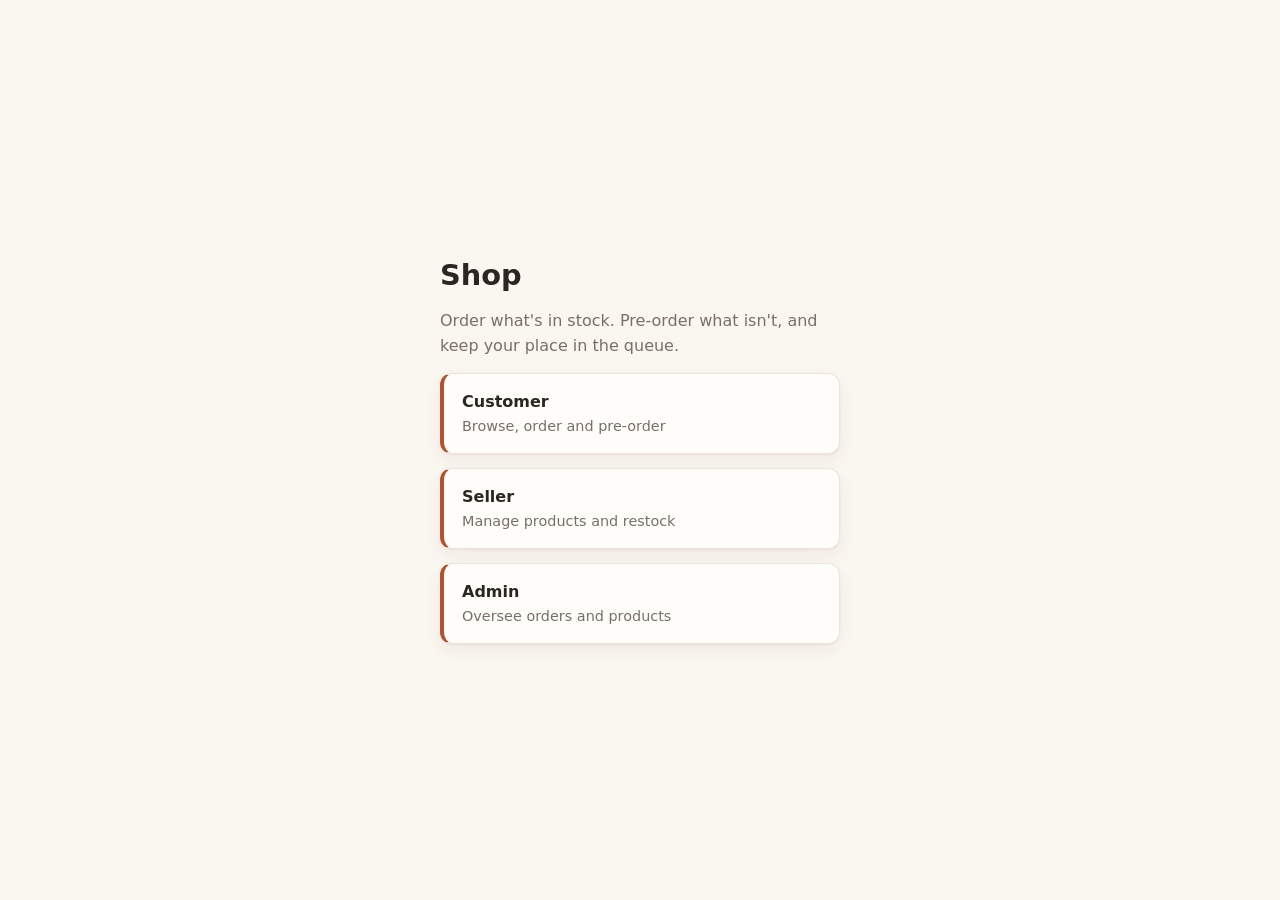
<file: templates/index.html>
<!DOCTYPE html>
<html lang="en"><head><meta charset="UTF-8"><meta name="viewport" content="width=device-width, initial-scale=1">
<title>Shop</title><link rel="stylesheet" href="/static/style.css"></head>
<body class="center"><main class="narrow">
<h1>Shop</h1>
<p class="muted">Order what's in stock. Pre-order what isn't, and keep your place in the queue.</p>
<a class="choice" href="/login/customer"><b>Customer</b><span>Browse, order and pre-order</span></a>
<a class="choice" href="/login/seller"><b>Seller</b><span>Manage products and restock</span></a>
<a class="choice" href="/login/admin"><b>Admin</b><span>Oversee orders and products</span></a>
</main></body></html>
</file>
<file: static/style.css>
:root{--bg:#faf6f0;--panel:#fffdf9;--ink:#2b2622;--mut:#7a6f66;--line:#ece4d8;--acc:#b5522b;--tint:#f6e9df;--good:#2f7a4b;--warn:#9a5b00;--bad:#b3261e;--shadow:0 1px 2px rgba(60,40,20,.06),0 6px 18px rgba(60,40,20,.06)}
*{box-sizing:border-box}
body{margin:0;background:var(--bg);color:var(--ink);font:16px/1.55 "Segoe UI",system-ui,sans-serif}
h1{font-size:1.8rem;margin:.4em 0}h2{font-size:1.2rem;margin:1.8em 0 .7em}h2.first{margin-top:.8em}h3{font-size:1.05rem;margin:0}
a{color:var(--acc)}.muted{color:var(--mut)}.small{font-size:.85rem}.error{color:var(--bad);font-weight:600}
p{margin:.5em 0}
.center{min-height:100vh;display:flex;align-items:center;justify-content:center;padding:16px}
.narrow{width:100%;max-width:400px}
.choice{display:block;background:var(--panel);border:1px solid var(--line);border-left:4px solid var(--acc);border-radius:12px;box-shadow:var(--shadow);padding:16px 18px;margin:14px 0;text-decoration:none;color:var(--ink)}
.choice span{display:block;color:var(--mut);font-size:.9rem}
details{margin-top:20px}summary{cursor:pointer;color:var(--acc);min-height:32px}
form{display:grid;gap:12px;margin:16px 0}.stack{display:grid;gap:12px}
label{display:grid;gap:4px;font-size:.9rem;color:var(--mut)}
input,select,textarea{font:inherit;color:var(--ink);background:#fff;padding:10px 12px;border:1px solid var(--line);border-radius:10px;min-height:44px;width:100%}
textarea{min-height:88px;resize:vertical}
input:disabled{background:#f4efe6;color:var(--mut)}
button{font:inherit;font-weight:600;background:var(--acc);color:#fff;border:0;border-radius:999px;min-height:44px;padding:0 20px;cursor:pointer}
button.alt{background:var(--panel);color:var(--ink);border:1px solid var(--line)}
button.cart{background:#f4c95d;color:var(--ink)}
button.danger{background:var(--bad)}
button.link{background:none;color:var(--acc);padding:0;min-height:36px;font-weight:600}
button:disabled{opacity:.5;cursor:default}
:focus-visible{outline:2px solid var(--acc);outline-offset:2px}

.top{position:sticky;top:0;z-index:5;background:var(--panel);box-shadow:0 1px 0 var(--line),0 4px 14px rgba(60,40,20,.04)}
header{display:flex;gap:16px;align-items:center;padding:12px 16px}
.brand{font-size:1.25rem;color:var(--acc);letter-spacing:-.01em}
#who{flex:1;min-width:0;overflow:hidden;text-overflow:ellipsis;white-space:nowrap}
nav{display:flex;gap:2px;overflow-x:auto;padding:0 8px}
.tab{background:none;color:var(--mut);border-radius:0;border-bottom:3px solid transparent;min-height:46px;padding:0 14px;white-space:nowrap}
.tab.on{color:var(--acc);border-bottom-color:var(--acc)}
.count{background:var(--acc);color:#fff;border-radius:9px;font-size:.75rem;padding:1px 7px;margin-left:6px}
main#main{max-width:980px;margin:0 auto;padding:8px 16px 72px}

.grid{display:grid;grid-template-columns:repeat(auto-fill,minmax(240px,1fr));gap:14px}
.grid.products{grid-template-columns:repeat(auto-fill,minmax(160px,1fr))}
.card,.panel,.stat{background:var(--panel);border:1px solid var(--line);border-radius:14px;box-shadow:var(--shadow)}
.card{padding:12px;display:grid;gap:6px;align-content:start}
.card p{margin:0}.tap{cursor:pointer;transition:transform .15s}.tap:hover{transform:translateY(-2px)}
.panel{padding:18px;margin-bottom:14px}
.tag{font-size:.72rem;text-transform:uppercase;letter-spacing:.05em;color:var(--acc);background:var(--tint);padding:2px 10px;border-radius:999px;justify-self:start}
.clamp{display:-webkit-box;-webkit-line-clamp:2;-webkit-box-orient:vertical;overflow:hidden}
.price{font-weight:700}.big{font-size:1.5rem}
.stars{color:#d98a1d;letter-spacing:1px}
.between{display:flex;justify-content:space-between;align-items:center;gap:8px;flex-wrap:wrap}
.row{display:flex;gap:8px;flex-wrap:wrap;align-items:center}.row input{width:80px}
.badge{font-size:.85rem;font-weight:600}.ok{color:var(--good)}.warn{color:var(--warn)}.bad{color:var(--bad)}

.thumb{position:relative;display:grid;place-items:center;aspect-ratio:4/3;border-radius:10px;overflow:hidden;font-size:2.4rem;font-weight:700;color:rgba(43,38,34,.35)}
.thumb img{position:absolute;inset:0;width:100%;height:100%;object-fit:cover}
.thumb.big{aspect-ratio:auto;height:100%;min-height:200px;font-size:4.5rem}
.pd{display:grid;grid-template-columns:minmax(0,280px) 1fr;gap:20px}
@media (max-width:640px){.pd{grid-template-columns:1fr}.thumb.big{min-height:0;aspect-ratio:16/10}}

.chips{display:flex;gap:8px;overflow-x:auto;padding-bottom:6px;margin-bottom:12px}
.chip{background:var(--panel);color:var(--ink);border:1px solid var(--line);min-height:38px;white-space:nowrap}
.chip.on{background:var(--acc);color:#fff;border-color:var(--acc)}

.line{display:flex;justify-content:space-between;align-items:center;gap:12px;flex-wrap:wrap;padding:12px 0;border-bottom:1px solid var(--line)}
.line:last-of-type{border-bottom:0}
.review{padding:10px 0;border-bottom:1px solid var(--line)}.review:last-child{border-bottom:0}

.steps{display:flex;margin:16px 0 8px;isolation:isolate}
.step{flex:1;text-align:center;font-size:.8rem;color:var(--mut);position:relative;padding-top:20px}
.step::before{content:"";position:absolute;top:0;left:50%;width:12px;height:12px;margin-left:-6px;border-radius:50%;background:var(--line)}
.step::after{content:"";position:absolute;top:5px;left:-50%;width:100%;height:2px;background:var(--line);z-index:-1}
.step:first-child::after{display:none}
.step.on{color:var(--ink);font-weight:600}.step.on::before,.step.on::after{background:var(--acc)}

.stats{display:grid;grid-template-columns:repeat(auto-fit,minmax(130px,1fr));gap:12px}
.stat{padding:14px}.stat b{display:block;font-size:1.6rem}.stat span{color:var(--mut);font-size:.85rem}
form.inline{display:flex;gap:8px;margin:0}form.inline input{flex:1}

.tw{overflow-x:auto;background:var(--panel);border:1px solid var(--line);border-radius:14px;box-shadow:var(--shadow)}
table{border-collapse:collapse;width:100%;min-width:620px}th,td{text-align:left;padding:10px 12px;border-bottom:1px solid var(--line);vertical-align:middle}
th{font-size:.85rem;color:var(--mut);font-weight:600}td .row{flex-wrap:nowrap}td button{min-height:36px;padding:0 16px}td input,td select{min-height:36px;padding:6px 8px}
.add{display:grid;grid-template-columns:repeat(auto-fit,minmax(140px,1fr));gap:10px;align-items:end;background:var(--panel);border:1px solid var(--line);border-radius:14px;box-shadow:var(--shadow);padding:16px}
.wide{grid-column:1/-1}

.toast{position:fixed;left:50%;bottom:24px;transform:translateX(-50%);background:var(--ink);color:#fff;padding:10px 18px;border-radius:999px;z-index:10;max-width:90vw}
.toast.bad{background:var(--bad)}
@media (prefers-reduced-motion:reduce){.tap{transition:none}.tap:hover{transform:none}}
</file>
